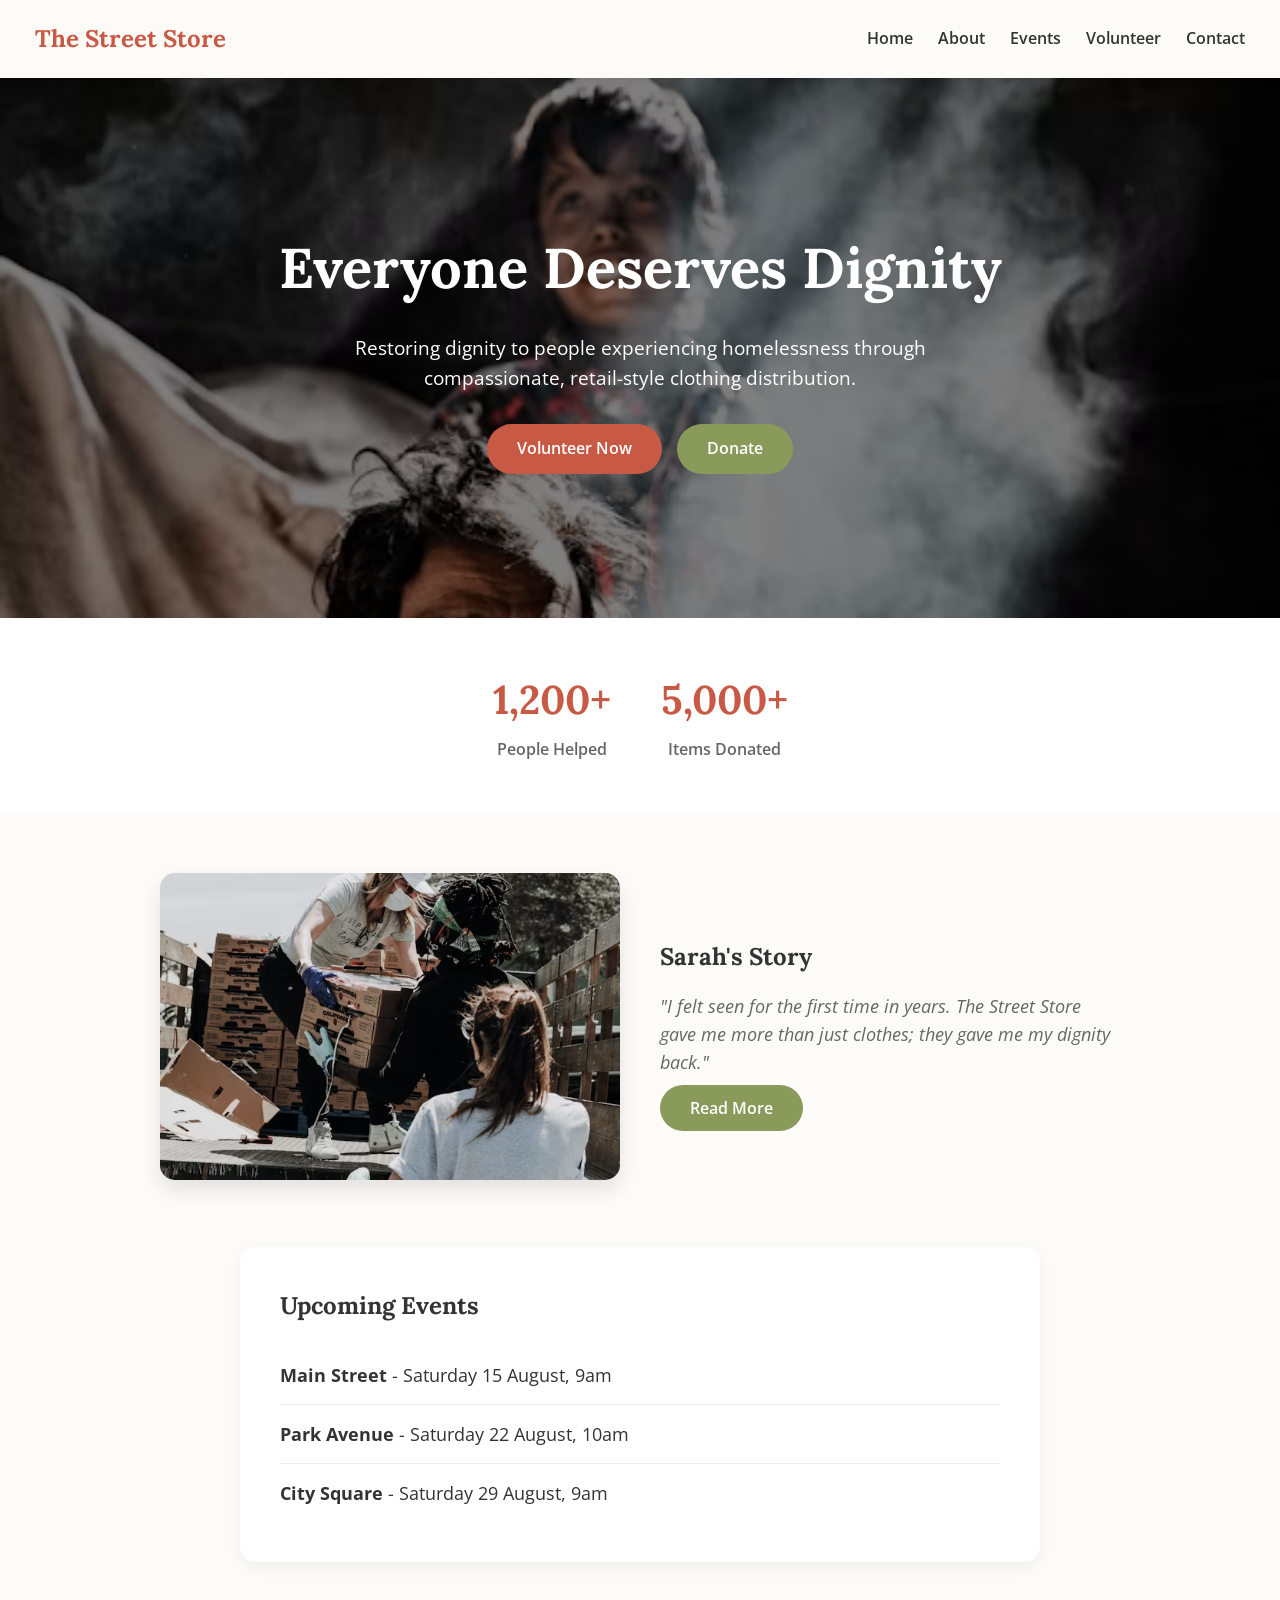
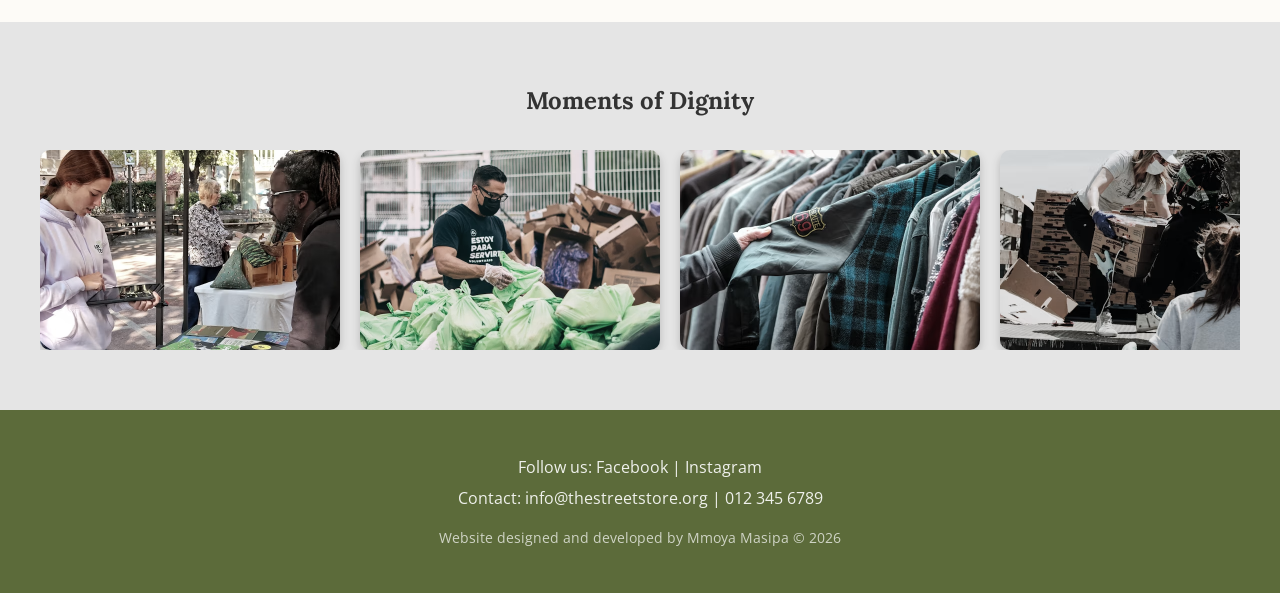
<file: the street store/index.html>
<!DOCTYPE html>
<html lang="en">
<head>
    <meta charset="UTF-8">
    <meta name="viewport" content="width=device-width, initial-scale=1.0">
    <title>The Street Store | Everyone Deserves Dignity</title>
    <meta name="description" content="The Street Store is a non-profit organization in Johannesburg restoring dignity to people experiencing homelessness through compassionate clothing distribution.">
    <meta name="keywords" content="homeless charity Johannesburg, clothing donations, volunteer Johannesburg, The Street Store, non-profit">
    <meta name="author" content="Mmoya Masipa">
    <link rel="stylesheet" href="styles.css">

</head>
<body>
    
    <nav>

        <div class="logo">The Street Store</div>

        <div class="menu-toggle" id="mobile-menu">
            <span class="bar"></span>
            <span class="bar"></span>
            <span class="bar"></span>
        </div>

        <ul class="nav-links"> 
            <li><a href="index.html">Home</a></li>
            <li><a href="about us.html">About</a></li>
            <li><a href="services.html">Events</a></li>
            <li><a href="enquiry.html">Volunteer</a></li>
            <li><a href="contact.html">Contact</a></li>
        </ul>
    </nav>

    <header class="hero">
        <div class="hero-content">
            <h1>Everyone Deserves Dignity</h1>
            <p>Restoring dignity to people experiencing homelessness through compassionate, retail-style clothing distribution.</p>
            <div class="hero-buttons">
                <a href="enquiry.html" class="btn btn-primary">Volunteer Now</a>
                <a href="contact.html" class="btn btn-secondary">Donate</a>
            </div>
        </div>
    </header>

    <section class="stats">
        <div class="stat-item">
            <h3>1,200+</h3>
            <p>People Helped</p>
        </div>
        <div class="stat-item">
            <h3>5,000+</h3>
            <p>Items Donated</p>
        </div>
    </section>

 <section class="story">
        <div class="story-image">
            <img src="story.jpg" alt="Sarah smiling wearing her new clothes">
        </div>
        <div class="story-text">
            <h2>Sarah's Story</h2>
            <p>"I felt seen for the first time in years. The Street Store gave me more than just clothes; they gave me my dignity back."</p>
            <a href="about us.html" class="btn btn-secondary">Read More</a>
        </div>
    </section>

    <section class="events">
        <h2>Upcoming Events</h2>
        <ul>
            <li><strong>Main Street</strong> - Saturday 15 August, 9am</li>
            <li><strong>Park Avenue</strong> - Saturday 22 August, 10am</li>
            <li><strong>City Square</strong> - Saturday 29 August, 9am</li>
        </ul>
    </section>

<section class="gallery-section">
    <h2>Moments of Dignity</h2>
    <div class="gallery-container">
        <div class="gallery-track">
            <img src="event.jpg" alt="Volunteers at an event">
            <img src="helping.jpg" alt="Volunteers helping">
            <img src="clothing.jpg" alt="Clothing racks">
            <img src="story.jpg" alt="Sarah's story">
            <img src="about.jpg" alt="Volunteers at The Street Store">
        </div>
    </div>
</section>
    
      <footer>
        <p>Follow us: Facebook | Instagram</p>
        <p>Contact: info@thestreetstore.org | 012 345 6789</p>
        <p style="font-size: 0.85rem; opacity: 0.7; margin-top: 15px;">Website designed and developed by Mmoya Masipa &copy; 2026</p>
    </footer>

    <script src="../js/script.js"></script>
</body>
</html>
</file>
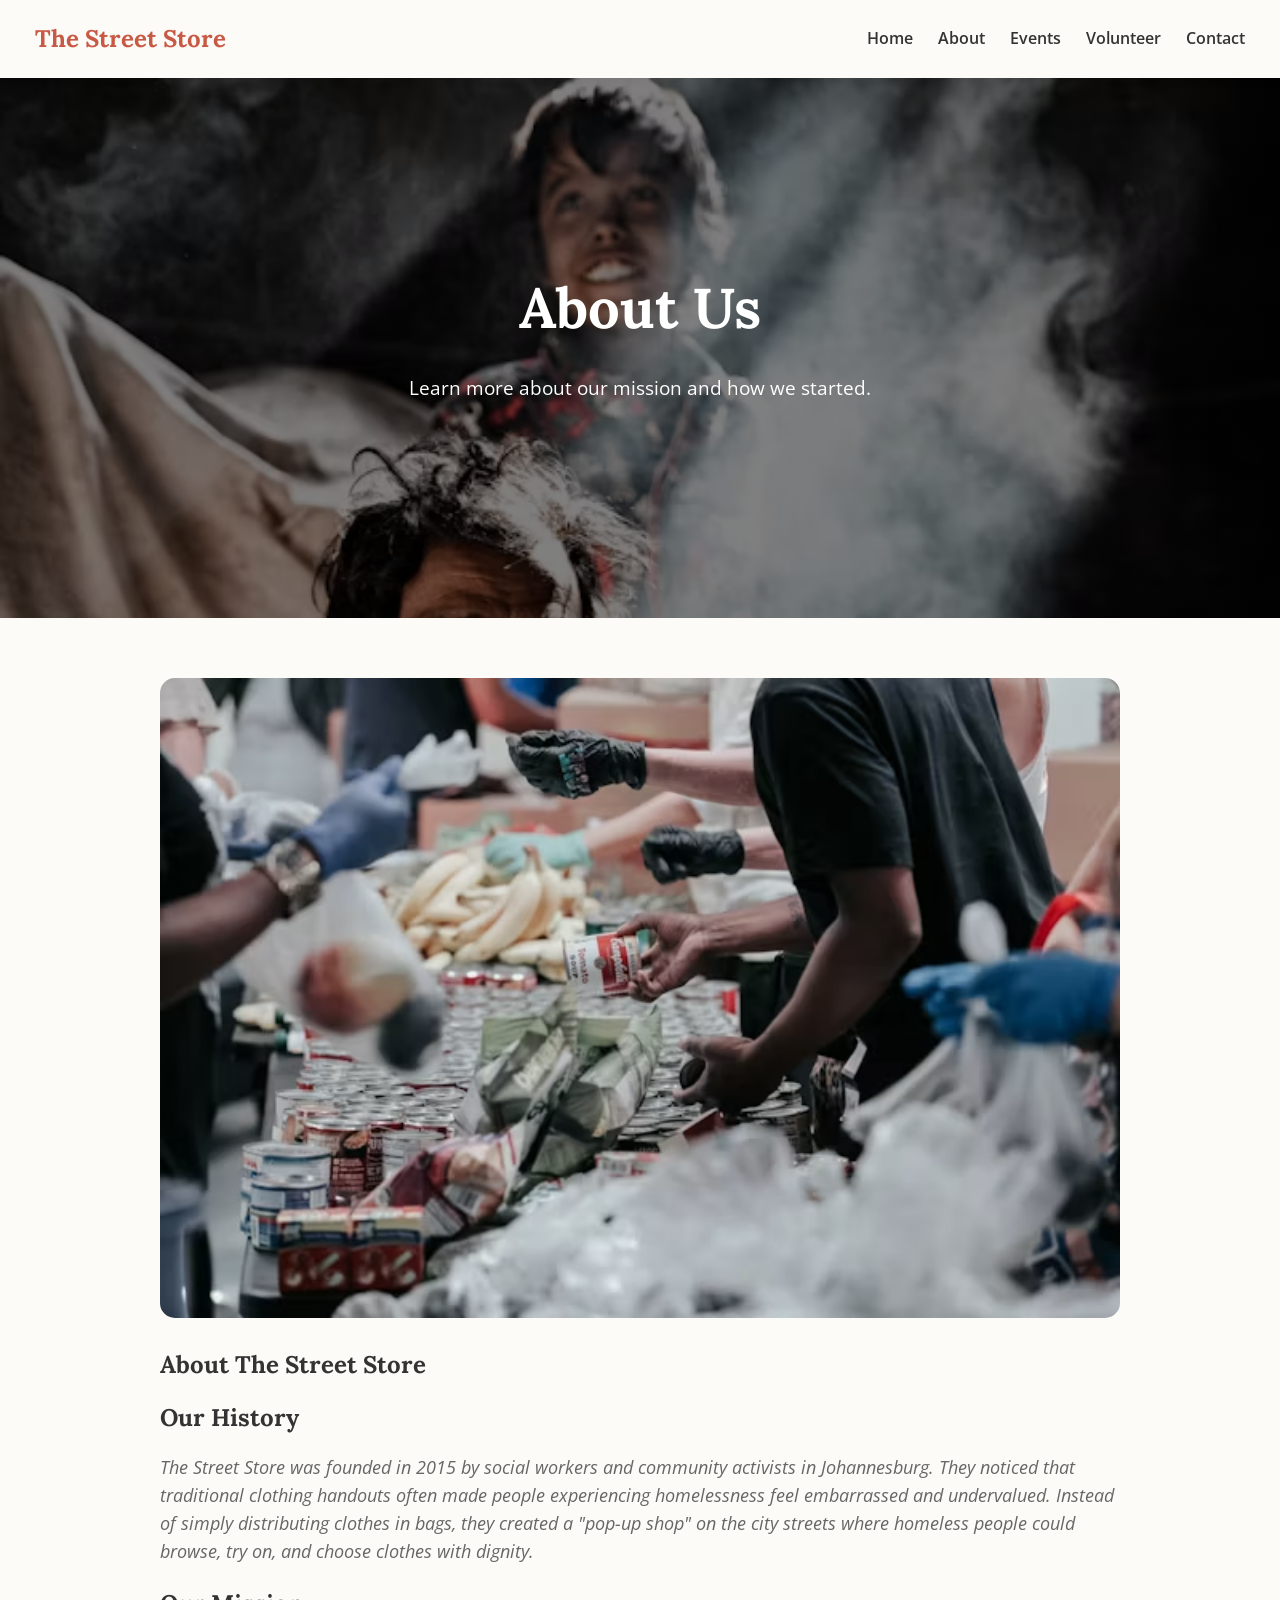
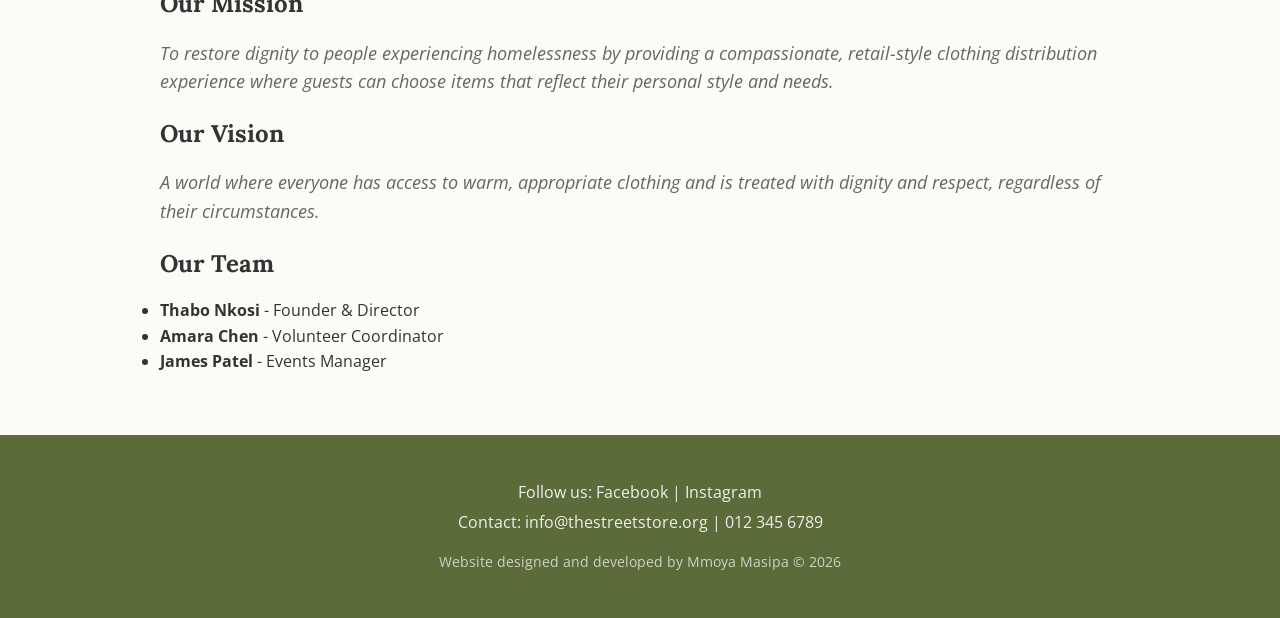
<file: the street store/about us.html>
<!DOCTYPE html>
<html lang="en">
<head>
    <meta charset="UTF-8">
    <meta name="viewport" content="width=device-width, initial-scale=1.0">
    <title>About Us | The Street Store</title>
    <meta name="description" content="Learn about The Street Store's history, mission, and vision. Founded in 2015, we provide a retail-style clothing distribution experience for the homeless.">
    <meta name="keywords" content="about The Street Store, charity history, social work Johannesburg, homeless charity mission">
    <meta name="author" content="Mmoya Masipa">
    <link rel="stylesheet" href="styles.css">
</head>
<body>

    <nav>
        <div class="logo">The Street Store</div>

        <button class="menu-toggle" id="mobile-menu" aria-expanded="false">
            <span class="bar"></span>
            <span class="bar"></span>
            <span class="bar"></span>
        </button>

        <ul class="nav-links" id="nav-links">
            <li><a href="index.html">Home</a></li>
            <li><a href="about us.html">About</a></li>
            <li><a href="services.html">Events</a></li>
            <li><a href="enquiry.html">Volunteer</a></li>
            <li><a href="contact.html">Contact</a></li>
        </ul>
    </nav>

    <header class="hero">
        <div class="hero-content">
            <h1>About Us</h1>
            <p>Learn more about our mission and how we started.</p>
        </div>
    </header>

    <main>
        <section class="story">
            <div class="story-text">
                <img src="about.jpg" alt="Volunteers at The Street Store" style="width: 100%; border-radius: 15px; margin-bottom: 20px;">
                
                <h1>About The Street Store</h1>
                
                <h2>Our History</h2>
                <p>The Street Store was founded in 2015 by social workers and community activists in Johannesburg. 
                They noticed that traditional clothing handouts often made people experiencing homelessness feel embarrassed and undervalued. 
                Instead of simply distributing clothes in bags, they created a "pop-up shop" on the city streets where homeless people could browse, 
                try on, and choose clothes with dignity.</p>
                
                <h2>Our Mission</h2>
                <p>To restore dignity to people experiencing homelessness by providing a compassionate,
                 retail-style clothing distribution experience where guests can choose items that reflect
                  their personal style and needs.</p>
                
                <h2>Our Vision</h2>
                <p>A world where everyone has access to warm, appropriate clothing and is treated with dignity and respect,
                 regardless of their circumstances.</p>
                
                <h2>Our Team</h2>
                <ul>
                    <li><strong>Thabo Nkosi</strong> - Founder & Director</li>
                    <li><strong>Amara Chen</strong> - Volunteer Coordinator</li>
                    <li><strong>James Patel</strong> - Events Manager</li>
                </ul>
            </div>
        </section>
    </main>

    <footer>
        <p>Follow us: Facebook | Instagram</p>
        <p>Contact: info@thestreetstore.org | 012 345 6789</p>
        <p style="font-size: 0.85rem; opacity: 0.7; margin-top: 15px;">Website designed and developed by Mmoya Masipa &copy; 2026</p>
    </footer>

    <script src="../js/script.js"></script>
</body>
</html>
</file>
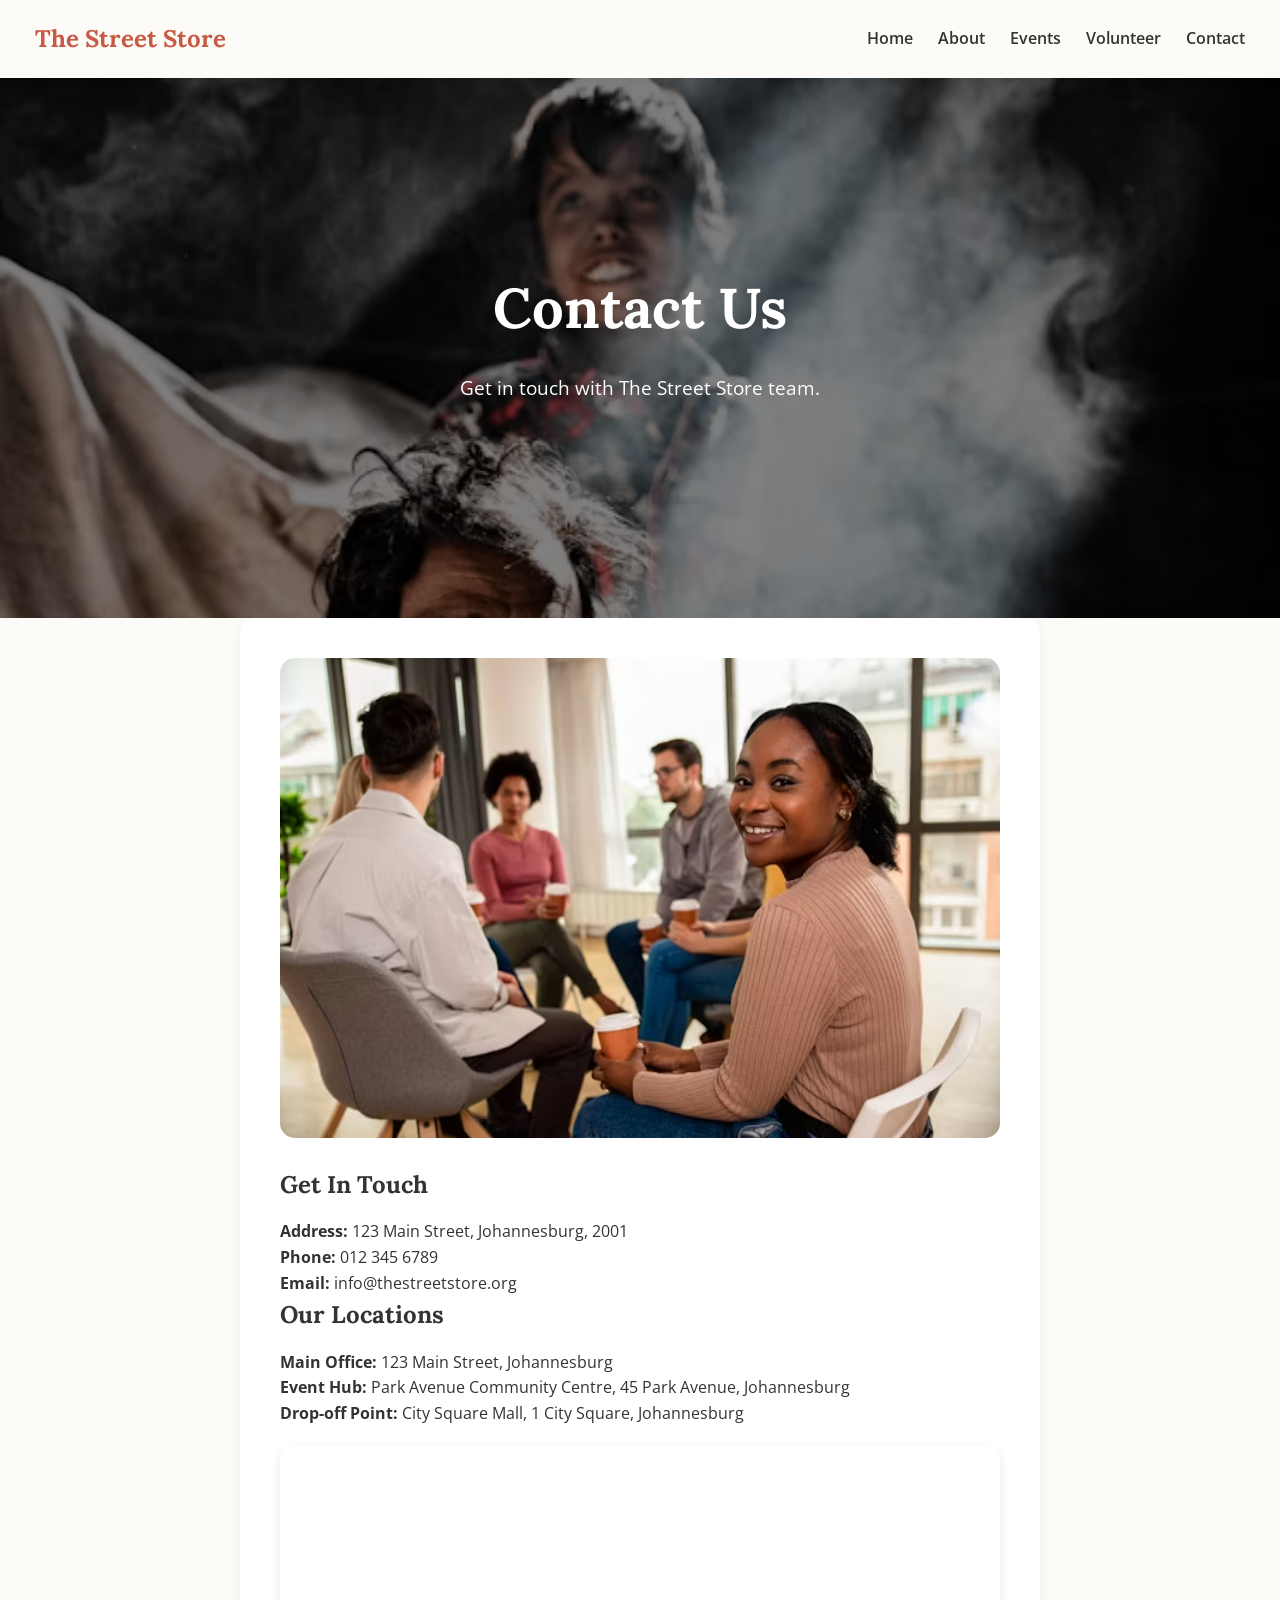
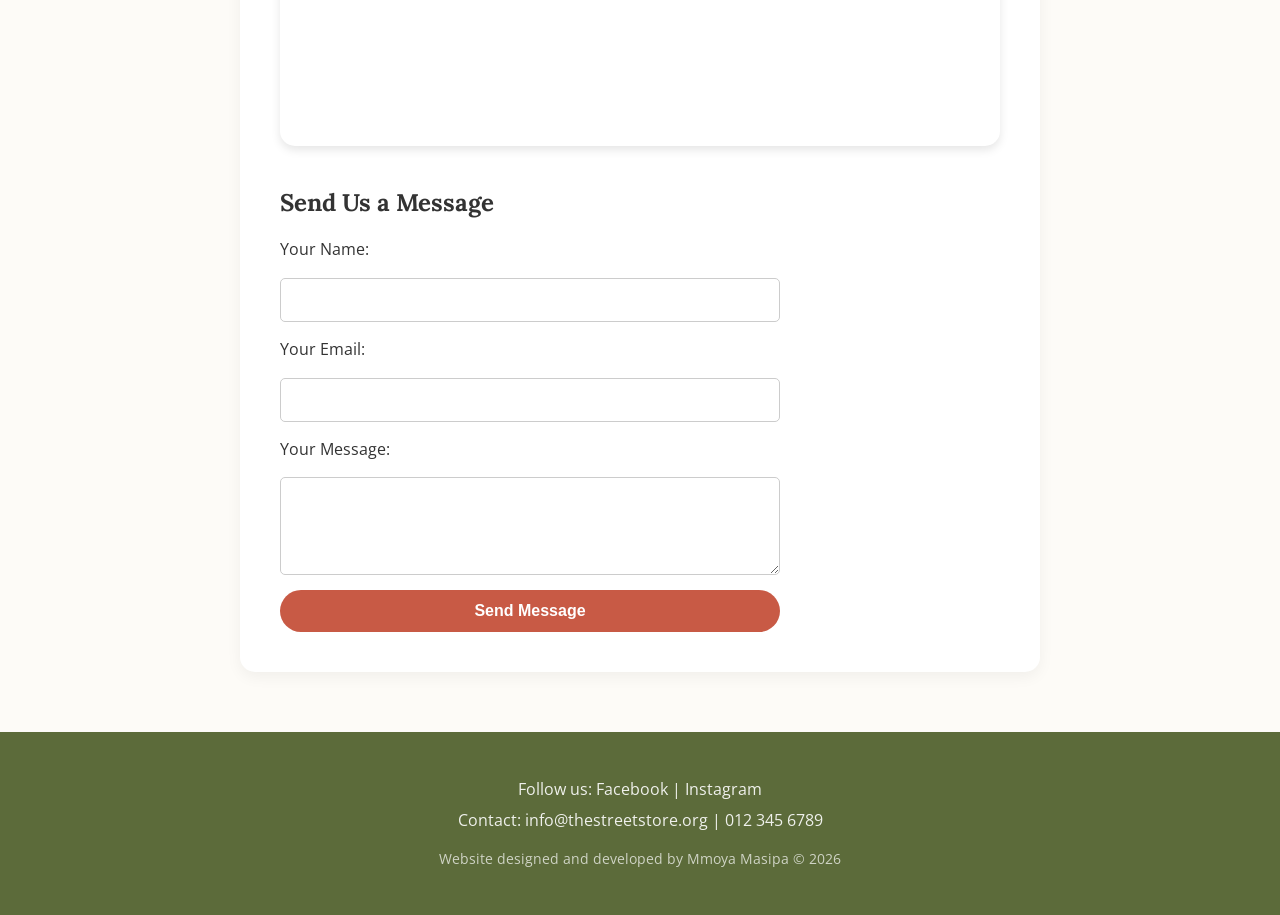
<file: the street store/contact.html>
<!DOCTYPE html>
<html lang="en">
<head>
    <meta charset="UTF-8">
    <meta name="viewport" content="width=device-width, initial-scale=1.0">
    <title>Contact Us | The Street Store</title>
    <meta name="description" content="Contact The Street Store for clothing donations, corporate sponsorships, or general enquiries. Find our location and get in touch with our team.">
    <meta name="keywords" content="donate clothes Johannesburg, contact charity, corporate sponsorship, The Street Store contact">
    <meta name="author" content="Mmoya Masipa">
    <link rel="stylesheet" href="styles.css">
</head>
<body>

    <nav>
        <div class="logo">The Street Store</div>

        <button class="menu-toggle" id="menu-toggle" aria-expanded="false">
            <span class="bar"></span>
            <span class="bar"></span>
            <span class="bar"></span>
        </button>

        <ul class="nav-links" id="nav-links">
            <li><a href="index.html">Home</a></li>
            <li><a href="about us.html">About</a></li>
            <li><a href="services.html">Events</a></li>
            <li><a href="enquiry.html">Volunteer</a></li>
            <li><a href="contact.html">Contact</a></li>
        </ul>
    </nav>

    <header class="hero">
        <div class="hero-content">
            <h1>Contact Us</h1>
            <p>Get in touch with The Street Store team.</p>
        </div>
    </header>

    <main>
        <section class="events">
            <img src="contact.jpg" alt="The Street Store location" style="width: 100%; border-radius: 15px; margin-bottom: 20px;">
            
            <h2>Get In Touch</h2>
            <p><strong>Address:</strong> 123 Main Street, Johannesburg, 2001</p>
            <p><strong>Phone:</strong> 012 345 6789</p>
            <p><strong>Email:</strong> info@thestreetstore.org</p>
            
            <h2>Our Locations</h2>
            <p><strong>Main Office:</strong> 123 Main Street, Johannesburg</p>
            <p><strong>Event Hub:</strong> Park Avenue Community Centre, 45 Park Avenue, Johannesburg</p>
            <p><strong>Drop-off Point:</strong> City Square Mall, 1 City Square, Johannesburg</p>
                        
            <iframe 
                src="https://www.google.com/maps/embed?pb=!1m18!1m12!1m3!1d114664.5362154805!2d27.905602518384077!3d-26.19524602606409!2m3!1f0!2f0!3f0!3m2!1i1024!2i768!4f13.1!3m3!1m2!1s0x1e950e95765689c1%3A0x6b1488b7b79b97f3!2sJohannesburg!5e0!3m2!1sen!2sza!4v1690000000000!5m2!1sen!2sza" 
                width="100%" 
                height="300" 
                style="border:0; border-radius: 15px; margin-bottom: 30px; margin-top: 20px; box-shadow: 0 4px 10px rgba(0,0,0,0.1);" 
                allowfullscreen="" 
                loading="lazy" 
                referrerpolicy="no-referrer-when-downgrade">
            </iframe>
            
            <h2>Send Us a Message</h2>

            <form action="#" method="post" id="contactForm" style="margin-top: 15px; display: flex; flex-direction: column; gap: 15px; max-width: 500px;">
                
                <label for="contactName">Your Name:</label>
                <input type="text" id="contactName" name="name" required style="padding: 12px; border-radius: 5px; border: 1px solid #ccc; font-family: inherit;">
                
                <label for="contactEmail">Your Email:</label>
                <input type="email" id="contactEmail" name="email" required style="padding: 12px; border-radius: 5px; border: 1px solid #ccc; font-family: inherit;">
                
                <label for="contactMessage">Your Message:</label>
                <textarea id="contactMessage" name="message" rows="4" required style="padding: 12px; border-radius: 5px; border: 1px solid #ccc; font-family: inherit;"></textarea>
                
                <button type="button" id="contactSubmitBtn" class="btn btn-primary" style="border: none; cursor: pointer; font-size: 1rem;">Send Message</button>
            
            </form>
            
            <p id="contactFormMessage" style="display: none; font-weight: bold; margin-top: 15px;"></p>
        </section>
    </main>

    <footer>
        <p>Follow us: Facebook | Instagram</p>
        <p>Contact: info@thestreetstore.org | 012 345 6789</p>
        <p style="font-size: 0.85rem; opacity: 0.7; margin-top: 15px;">Website designed and developed by Mmoya Masipa &copy; 2026</p>
    </footer>

    <script src="../js/script.js"></script>
</body>
</html>
</file>
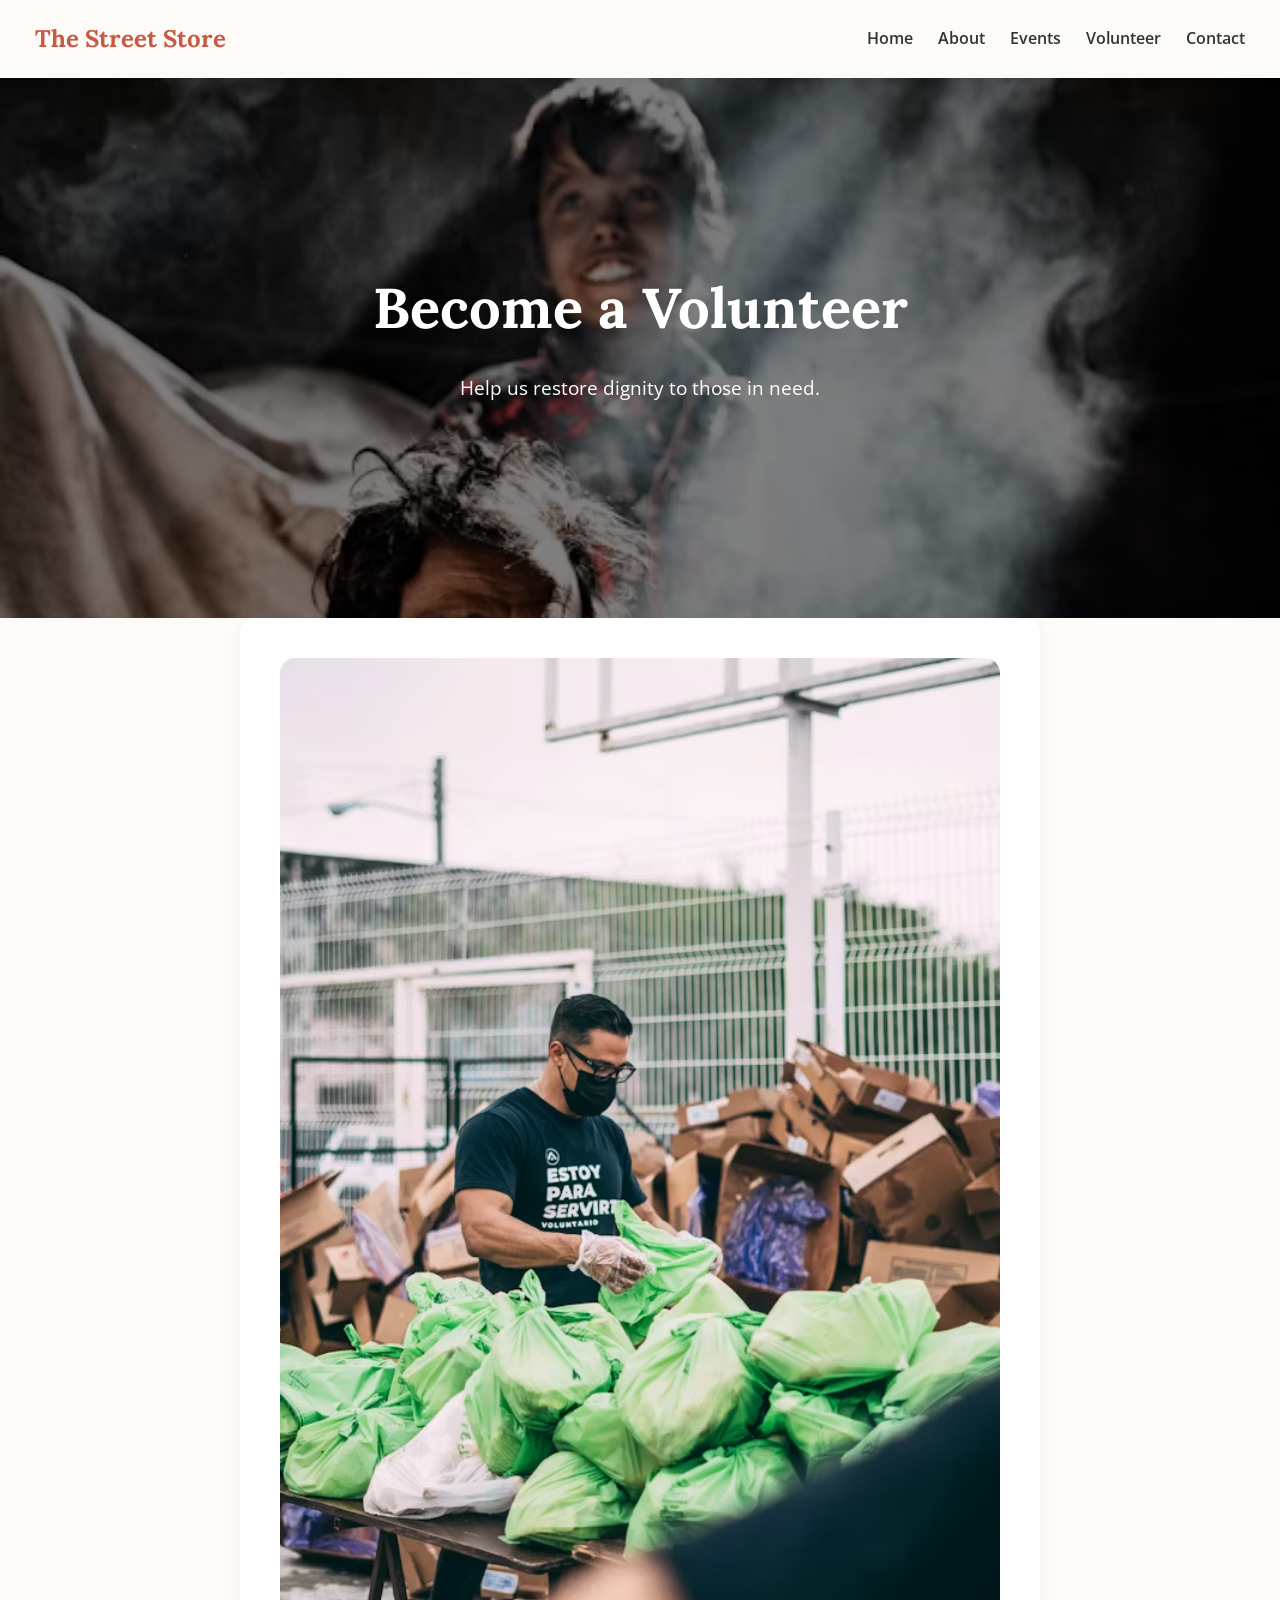
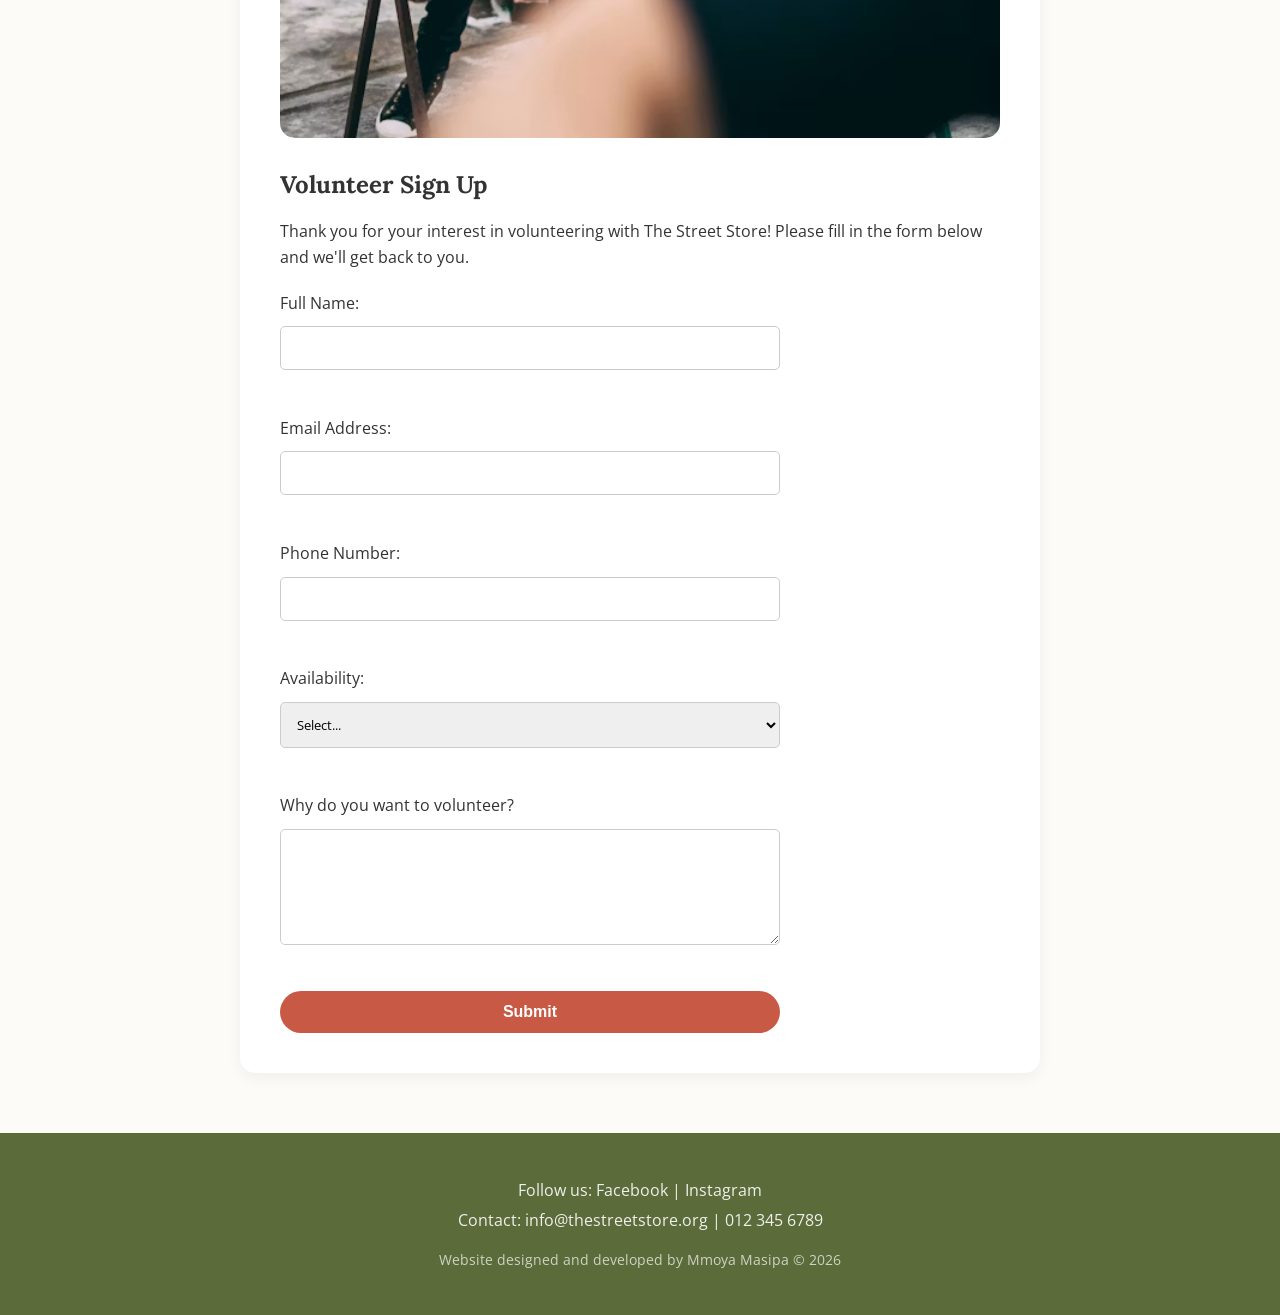
<file: the street store/enquiry.html>
<!DOCTYPE html>
<html lang="en">
<head>
    <meta charset="UTF-8">
    <meta name="viewport" content="width=device-width, initial-scale=1.0">
    <title>Volunteer | The Street Store</title>
    <meta name="description" content="Become a volunteer at The Street Store. Sign up today to help us restore dignity to people experiencing homelessness in Johannesburg.">
    <meta name="keywords" content="volunteer Johannesburg, charity volunteer sign up, help the homeless, clothing drive volunteer">
    <meta name="author" content="Mmoya Masipa">
    <link rel="stylesheet" href="styles.css">
</head>
<body>

    <nav>
        <div class="logo">The Street Store</div>

         <button class="menu-toggle" id="menu-toggle" aria-expanded="false">
            <span class="bar"></span>
            <span class="bar"></span>
            <span class="bar"></span>
        </button>

        <ul class="nav-links" id="nav-links">
            <li><a href="index.html">Home</a></li>
            <li><a href="about us.html">About</a></li>
            <li><a href="services.html">Events</a></li>
            <li><a href="enquiry.html">Volunteer</a></li>
            <li><a href="contact.html">Contact</a></li>
        </ul>
    </nav>

    <header class="hero">
        <div class="hero-content">
            <h1>Become a Volunteer</h1>
            <p>Help us restore dignity to those in need.</p>
        </div>
    </header>

    <main>
        <section class="events">
            <p id="formMessage" style="display: none; font-weight: bold; margin-top: 15px;"></p>

            <img src="helping.jpg" alt="Volunteers helping at The Street Store" style="width: 100%; border-radius: 15px; margin-bottom: 20px;">
            
            <h2>Volunteer Sign Up</h2>
            <p>Thank you for your interest in volunteering with The Street Store! Please fill in the form below and we'll get back to you.</p>

                       <form action="#" method="post" id="volunteerForm" style="margin-top: 20px; display: flex; flex-direction: column; gap: 10px; max-width: 500px;">
                
                <label for="fullname">Full Name:</label>
                <input type="text" id="fullname" name="fullname" required style="padding: 12px; border-radius: 5px; border: 1px solid #ccc; font-family: inherit;">
                <br>

                <label for="email">Email Address:</label>
                <input type="email" id="email" name="email" required style="padding: 12px; border-radius: 5px; border: 1px solid #ccc; font-family: inherit;">
                <br>

                <label for="phone">Phone Number:</label>
                <input type="tel" id="phone" name="phone" required style="padding: 12px; border-radius: 5px; border: 1px solid #ccc; font-family: inherit;">
                <br>

                <label for="availability">Availability:</label>
                <select id="availability" name="availability" style="padding: 12px; border-radius: 5px; border: 1px solid #ccc; font-family: inherit;">
                    <option value="">Select...</option>
                    <option value="weekdays">Weekdays Only</option>
                    <option value="weekends">Weekends Only</option>
                    <option value="both">Both Weekdays and Weekends</option>
                </select>
                <br>

                <label for="message">Why do you want to volunteer?</label>
                <textarea id="message" name="message" rows="5" required style="padding: 12px; border-radius: 5px; border: 1px solid #ccc; font-family: inherit;"></textarea>
                <br>

                <button type="button" id="submitBtn" class="btn btn-primary" style="border: none; cursor: pointer; font-size: 1rem;">Submit</button>
            
            </form>
         
            <p id="formMessage" style="display: none; font-weight: bold; margin-top: 15px;"></p>

        </section>

    </main>

    <footer>
        <p>Follow us: Facebook | Instagram</p>
        <p>Contact: info@thestreetstore.org | 012 345 6789</p>
        <p style="font-size: 0.85rem; opacity: 0.7; margin-top: 15px;">Website designed and developed by Mmoya Masipa &copy; 2026</p>
    </footer>

    <script src="../js/script.js"></script>
</body>
</html>
</file>
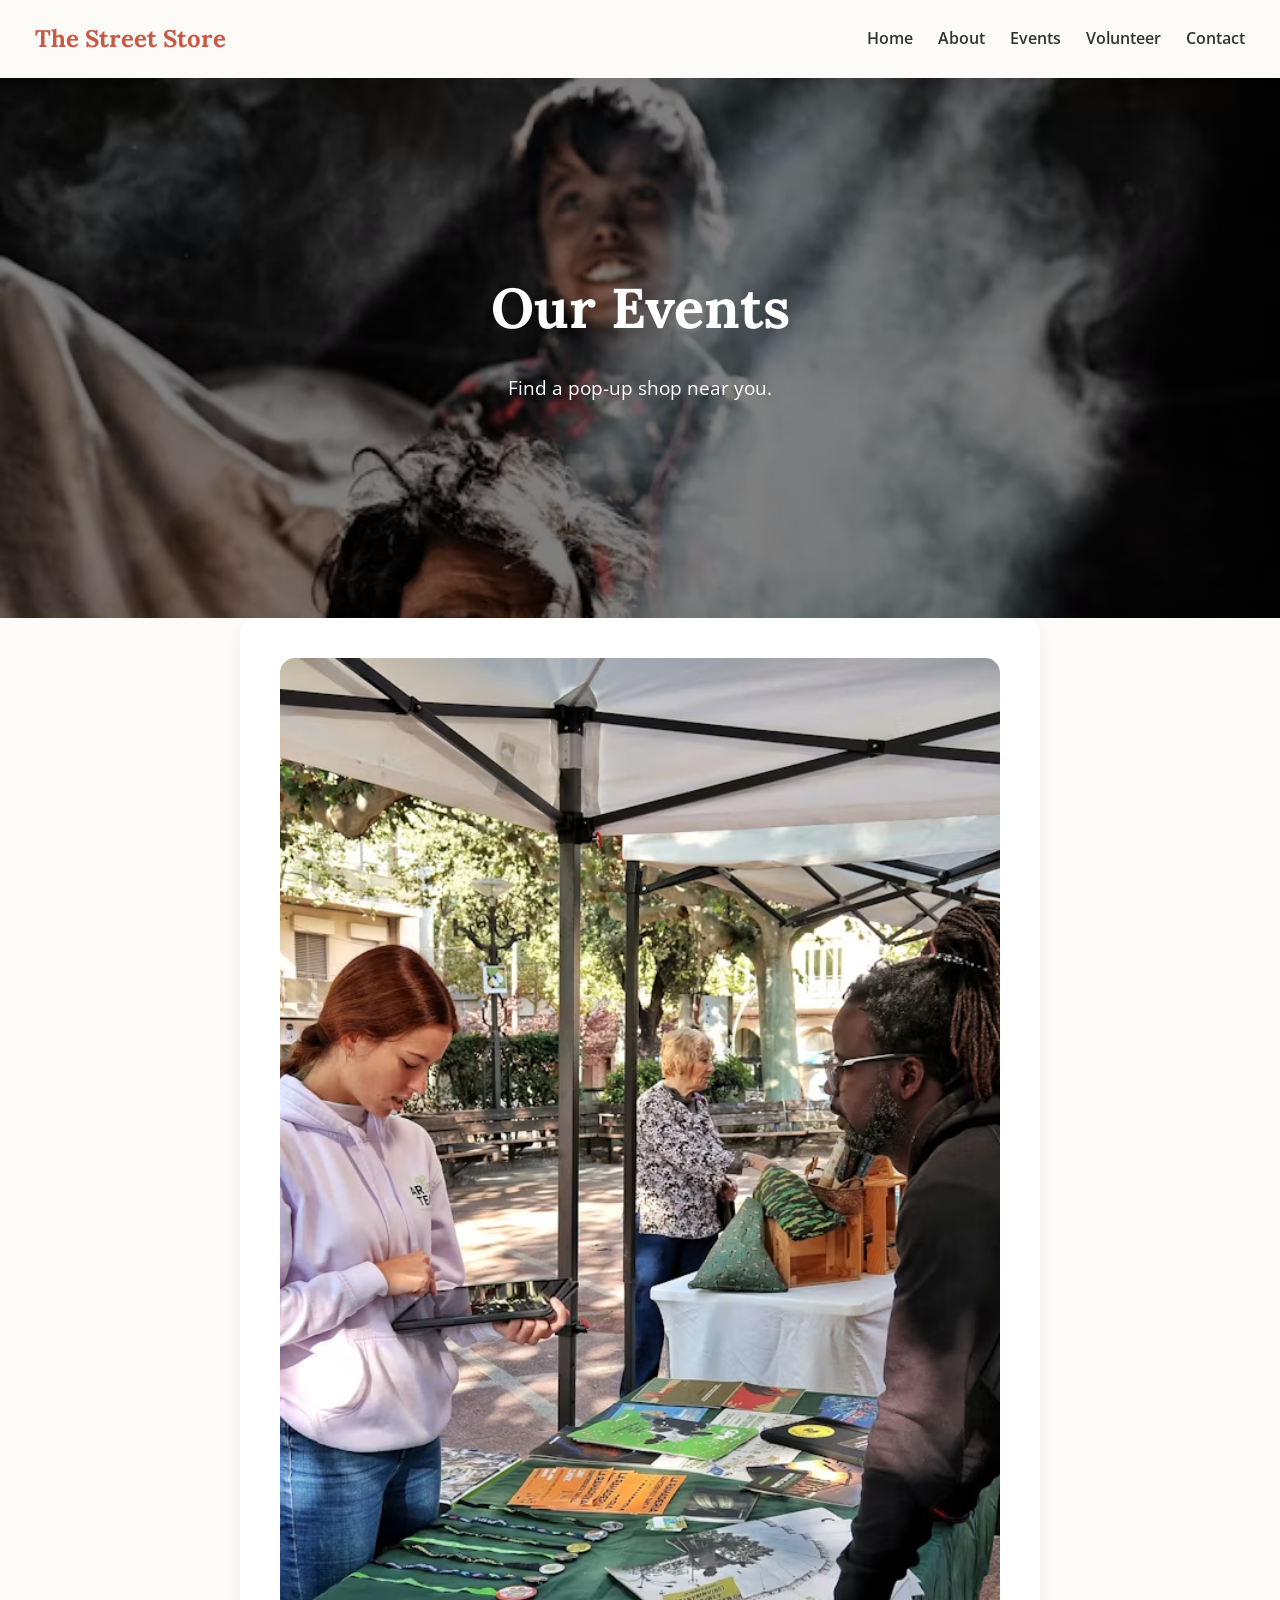
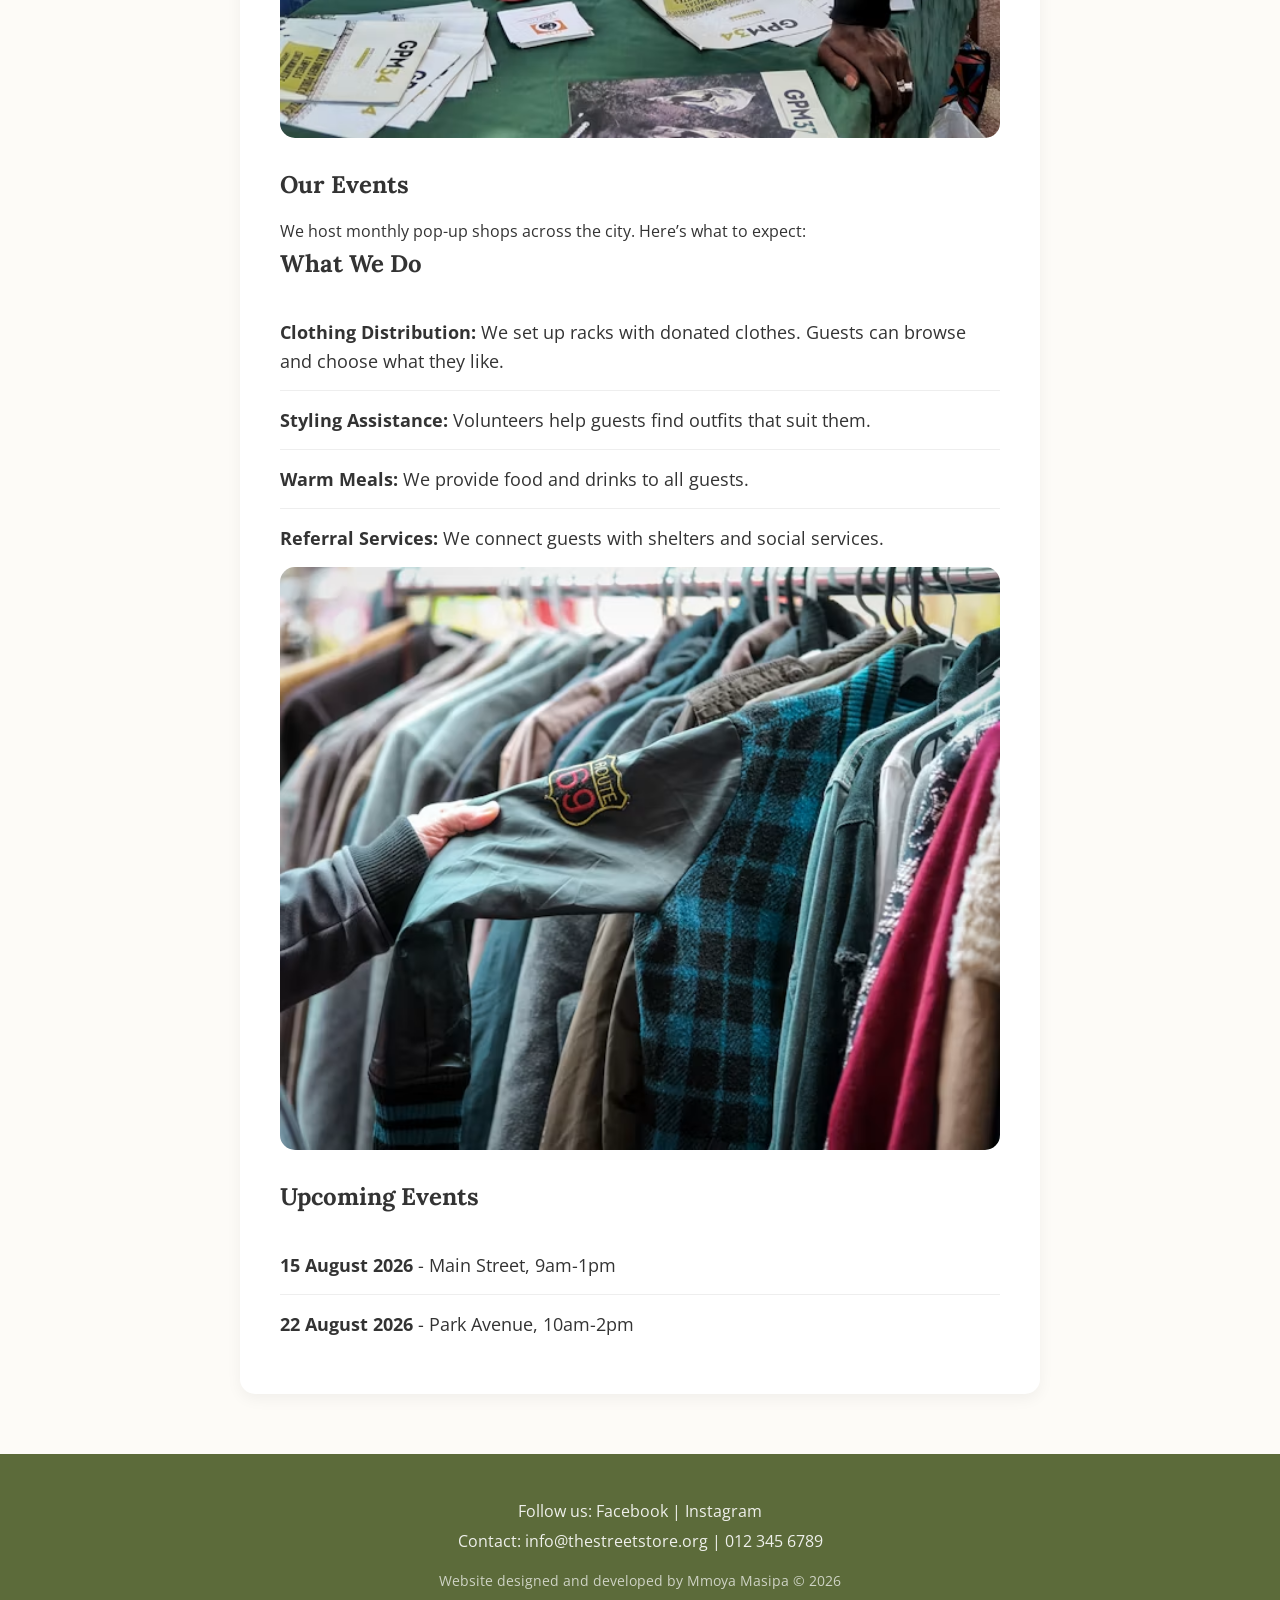
<file: the street store/services.html>
<!DOCTYPE html>
<html lang="en">
<head>
    <meta charset="UTF-8">
    <meta name="viewport" content="width=device-width, initial-scale=1.0">

    <title>Events | The Street Store</title>

    <meta name="description" content="Find upcoming pop-up clothing shop events hosted by The Street Store in Johannesburg. Browse clothes, get styling assistance, and access social services.">
    <meta name="keywords" content="charity events Johannesburg, pop-up clothing shop, volunteer events, homeless support events">
    <meta name="author" content="Mmoya Masipa">
    <link rel="stylesheet" href="styles.css">
</head>
<body>

    <nav>
        <div class="logo">The Street Store</div>

        <button class="menu-toggle" id="menu-toggle" aria-expanded="false">
            <span class="bar"></span>
            <span class="bar"></span>
            <span class="bar"></span>
        </button>

        <ul class="nav-links" id="nav-links">
            <li><a href="index.html">Home</a></li>
            <li><a href="about us.html">About</a></li>
            <li><a href="services.html">Events</a></li>
            <li><a href="enquiry.html">Volunteer</a></li>
            <li><a href="contact.html">Contact</a></li>
        </ul>
    </nav>

    <header class="hero">
        <div class="hero-content">
            <h1>Our Events</h1>
            <p>Find a pop-up shop near you.</p>
        </div>
    </header>

    <section class="events">
        <img src="event.jpg" alt="Volunteers at a Street Store event" style="width: 100%; border-radius: 15px; margin-bottom: 20px;">
        
        <h1>Our Events</h1>
        <p>We host monthly pop-up shops across the city. Here’s what to expect:</p>
        
        <h2>What We Do</h2>
        <ul>
            <li><strong>Clothing Distribution:</strong> We set up racks with donated clothes. Guests can browse and choose what they like.</li>
            <li><strong>Styling Assistance:</strong> Volunteers help guests find outfits that suit them.</li>
            <li><strong>Warm Meals:</strong> We provide food and drinks to all guests.</li>
            <li><strong>Referral Services:</strong> We connect guests with shelters and social services.</li>
        </ul>
        
        <img src="clothing.jpg" alt="Clothing racks at The Street Store" style="width: 100%; border-radius: 15px; margin-bottom: 20px;">
        
        <h2>Upcoming Events</h2>
        <ul>
            <li><strong>15 August 2026</strong> - Main Street, 9am-1pm</li>
            <li><strong>22 August 2026</strong> - Park Avenue, 10am-2pm</li>
        </ul>
    </section>

    <footer>
        <p>Follow us: Facebook | Instagram</p>
        <p>Contact: info@thestreetstore.org | 012 345 6789</p>
        <p style="font-size: 0.85rem; opacity: 0.7; margin-top: 15px;">Website designed and developed by Mmoya Masipa &copy; 2026</p>
    </footer>

     <script src="../js/script.js"></script>
</body>
</html>
</file>
<file: the street store/styles.css>
@import url('https://fonts.googleapis.com/css2?family=Lora:wght@500;700&family=Open+Sans:wght@400;600&display=swap');

:root {
    --terracotta: #C85A45;
    --cream: #FDFBF7;
    --sage: #8A9A5B;
    --dark-sage: #5C6B3A;
    --text-dark: #333333;
    --text-light: #666666;
    --font-heading: 'Lora', serif;
    --font-body: 'Open Sans', sans-serif;
}

* {
    margin: 0;
    padding: 0;
    box-sizing: border-box;
}

body {
    font-family: var(--font-body);
    line-height: 1.6;
    background-color: var(--cream);
    color: var(--text-dark);
}

h1, h2, h3 {
    font-family: var(--font-heading);
    color: var(--text-dark);
    margin-bottom: 15px;
}

nav {
    background-color: var(--cream);
    padding: 20px 35px;
    display: flex;
    justify-content: space-between;
    align-items: center;
    box-shadow: 0 2px 10px rgba(0,0,0,0.05);
    position: sticky;
    top: 0;
    z-index: 1000;
}
.menu-toggle { 
    display: none;
}

.logo {
    font-family: var(--font-heading);
    font-size: 1.5rem;
    font-weight: 700;
    color: var(--terracotta);
}

nav ul {
    list-style: none;
    display: flex;
    gap: 25px;
}

nav a {
    text-decoration: none;
    color: var(--text-dark);
    font-weight: 600;
    transition: color 0.3s ease;
}

nav a:hover {
    color: var(--terracotta);
}

.hero {
    background: linear-gradient(rgba(0,0,0,0.5), rgba(0,0,0,0.5)), url('hero.jpg') no-repeat center top/cover;
    min-height: 60vh;
    padding: 100px 20px;
    display: flex;
    justify-content: center;
    align-items: center;
    text-align: center;
    color: white;
    padding: 0 20px;
        transition: background-image 1s ease-in-out;
}

.hero-content h1 {
    color: white;
    font-size: 3.5rem;
    margin-bottom: 20px;
}

.hero-content p {
    font-size: 1.2rem;
    max-width: 600px;
    margin: 0 auto 30px auto;
}

.hero-buttons {
    display: flex;
    gap: 15px;
    justify-content: center;
}

.btn {
    padding: 12px 30px;
    border-radius: 50px;
    text-decoration: none;
    font-weight: 600;
    transition: all 0.3s ease;
}

.btn-primary {
    background-color: var(--terracotta);
    color: white;
}

.btn-primary:hover {
    background-color: #A04030;
}

.btn-secondary {
    background-color: var(--sage);
    color: white;
}

.btn-secondary:hover {
    background-color: var(--dark-sage);
}

.stats {
    display: flex;
    justify-content: center;
    gap: 50px;
    padding: 50px 20px;
    background-color: white;
    text-align: center;
}

.stat-item h3 {
    font-size: 2.5rem;
    color: var(--terracotta);
    margin-bottom: 5px;
}

.stat-item p {
    font-weight: 600;
    color: var(--text-light);
}

.story {
    display: flex;
    align-items: center;
    gap: 40px;
    max-width: 1000px;
    margin: 60px auto;
    padding: 0 20px;
}

.story-image {
    flex: 1;
}

.story-image img {
    width: 100%;
    border-radius: 15px;
    box-shadow: 0 10px 20px rgba(0,0,0,0.1);
}

.story-text {
    flex: 1;
}

.story-text p {
    font-size: 1.1rem;
    font-style: italic;
    color: var(--text-light);
    margin-bottom: 20px;
}

.events {
    max-width: 800px;
    margin: 0 auto 60px auto;
    padding: 40px;
    background-color: white;
    border-radius: 15px;
    box-shadow: 0 5px 15px rgba(0,0,0,0.05);
}

.events ul {
    list-style: none;
    margin-top: 20px;
}

.events li {
    padding: 15px 0;
    border-bottom: 1px solid #eee;
    font-size: 1.1rem;
}

.events li:last-child {
    border-bottom: none;
}

footer {
    background-color: var(--dark-sage);
    color: white;
    text-align: center;
    padding: 40px 20px;
}

footer p {
    margin: 5px 0;
    opacity: 0.9;
}

@media (max-width: 768px) {

   .menu-toggle {
    display: flex;
    flex-direction: column;
    gap: 5px;
    cursor: pointer;
    background: transparent;
    border: none;
    padding: 8px;
    z-index: 1001;
   }

   .bar {
    width: 25px;
    height: 3px;
    background-color: var(--text-dark);
    transition: 0.3s;
   }

   nav .nav-links {
    display: none;
    width: 100%;
    flex-direction: column;
    align-items: center;
    padding-top: 20px;
    gap: 15px;
   }

   nav .nav-links.active {
    display: flex;
   }

    .hero-content h1 {
        font-size: 2.2rem;
    }
    
    .hero-buttons {
        flex-direction: column;
        gap: 10px;
    }

    .stats {
        flex-direction: column;
        gap: 30px;
    }

    .story {
        flex-direction: column;
        text-align: center;
    }

    .events {
        margin: 0 15px 40px 15px;
        padding: 20px;
    }
}

.gallery-section {
    padding: 60px 20px;
    background-color: #e5e5e5; 
    text-align: center;
    overflow: hidden; 
}

.gallery-section h2 {
    margin-bottom: 30px;
    color: var(--text-dark);
}

.gallery-container {
    width: 100%;
    max-width: 1200px;
    margin: 0 auto;
    overflow: hidden;
    position: relative;
}

.gallery-track {
    display: flex;
    gap: 20px;
    transition: transform 0.5s ease-in-out;
    width: max-content;
}

.gallery-track img {
    width: 300px; 
    height: 200px;
    object-fit: cover;
    border-radius: 10px;
    box-shadow: 0 4px 10px rgba(0,0,0,0.2);
    filter: grayscale(40%); 
    transition: filter 0.3s ease;
    cursor: pointer;
}

.gallery-track img:hover {
    filter: grayscale(0%); 
    transform: scale(1.05);
}
</file>
